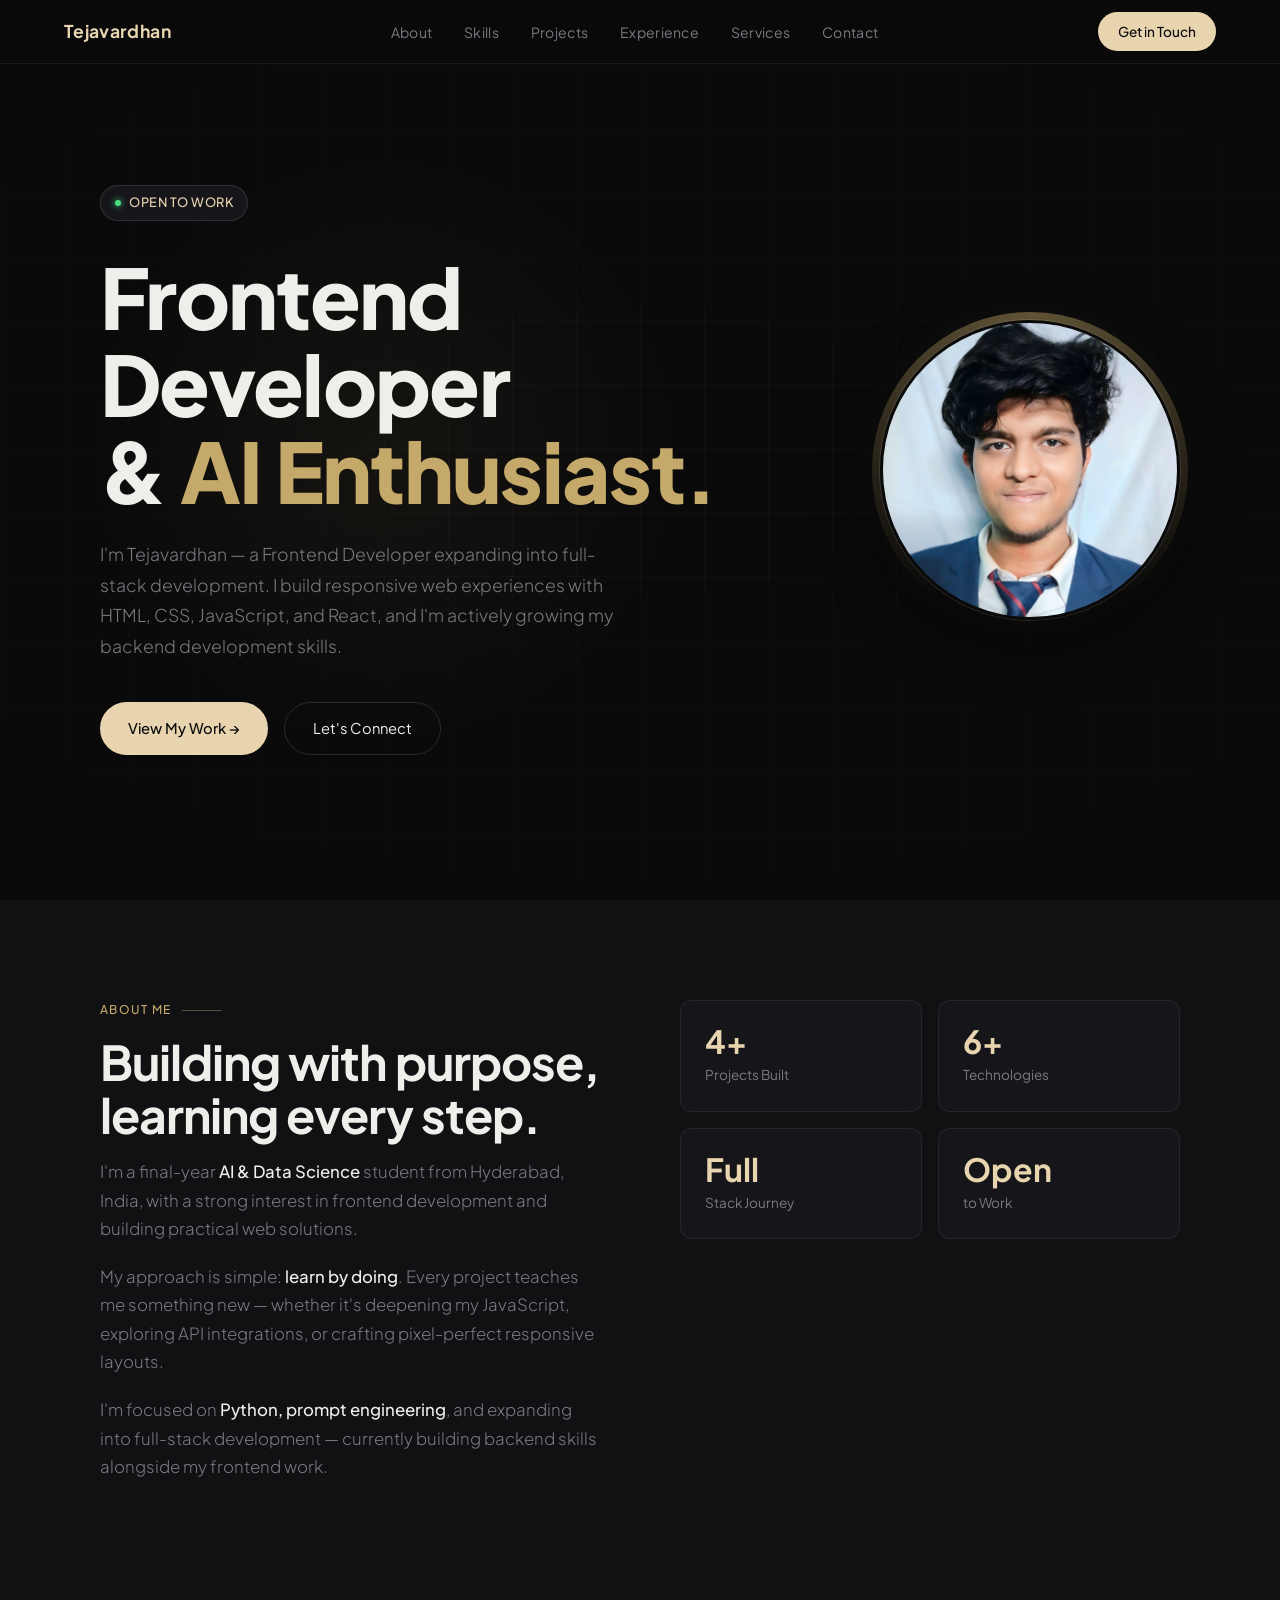
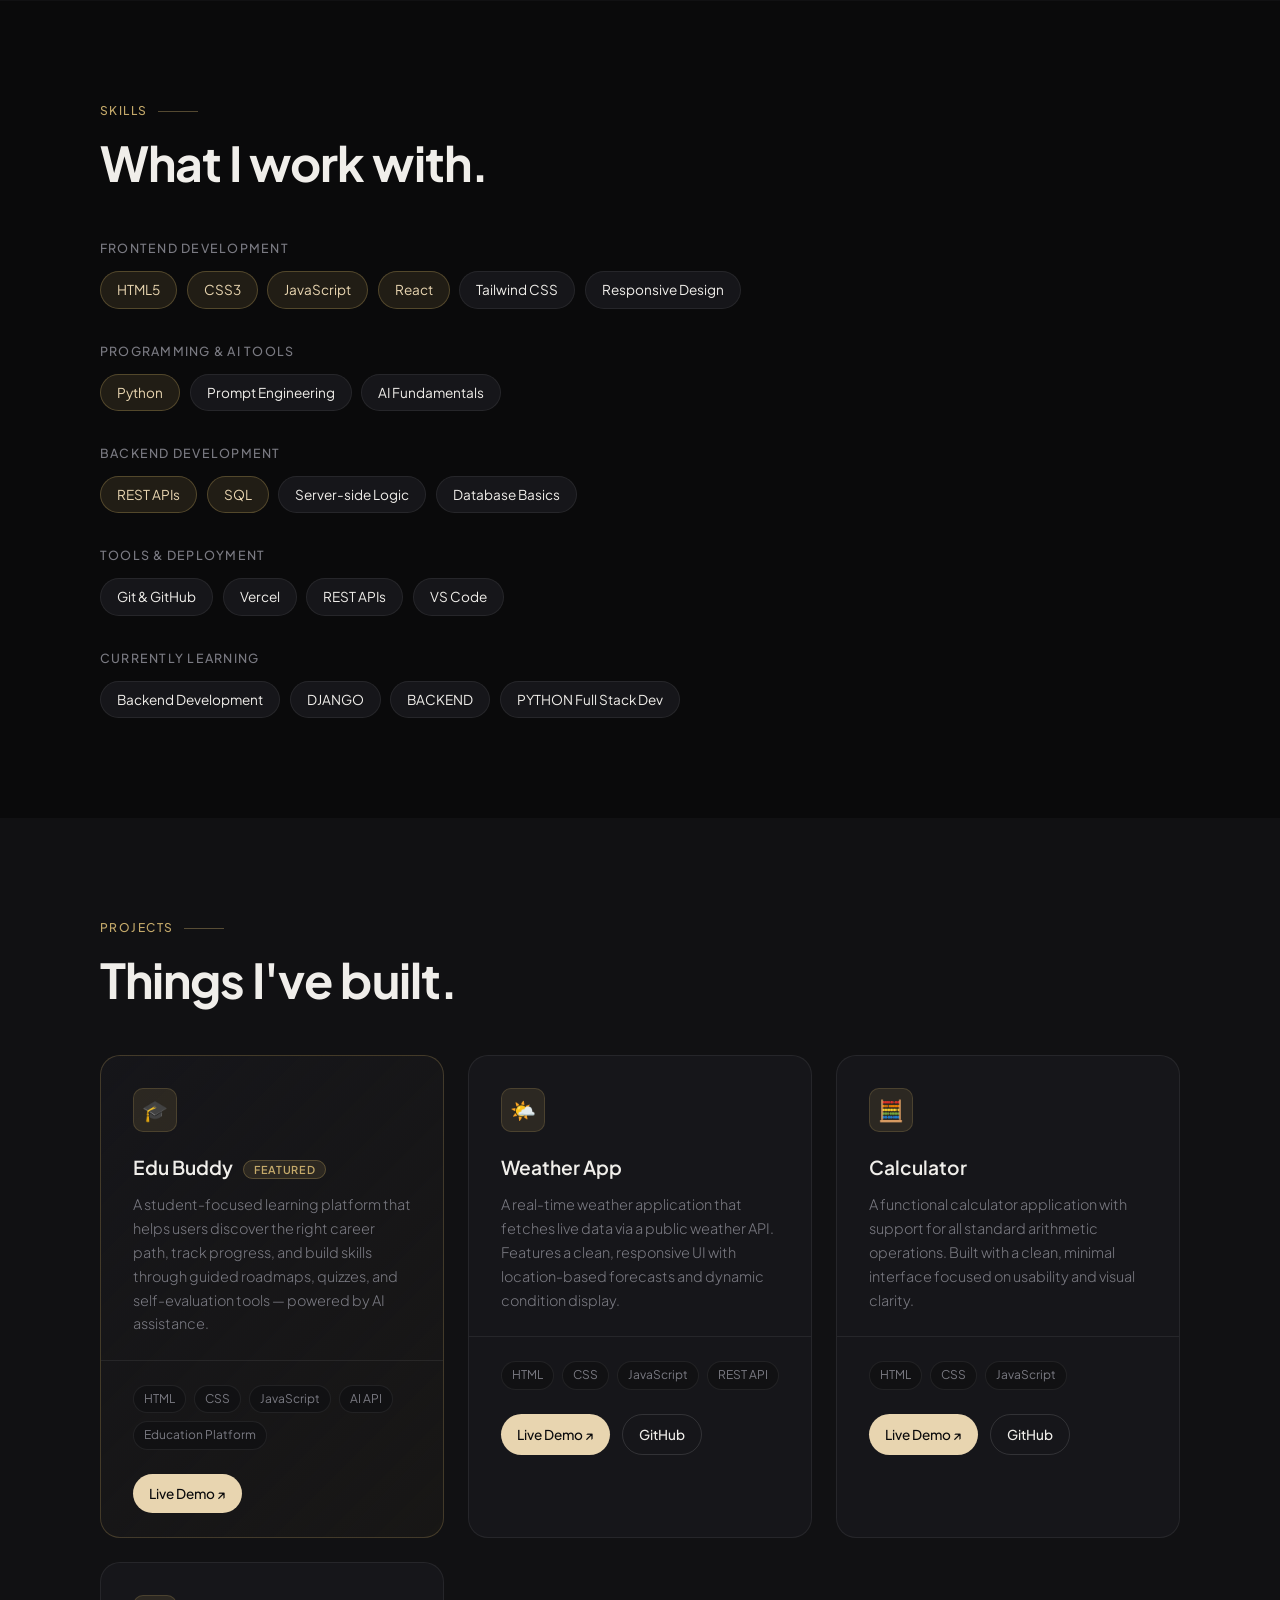
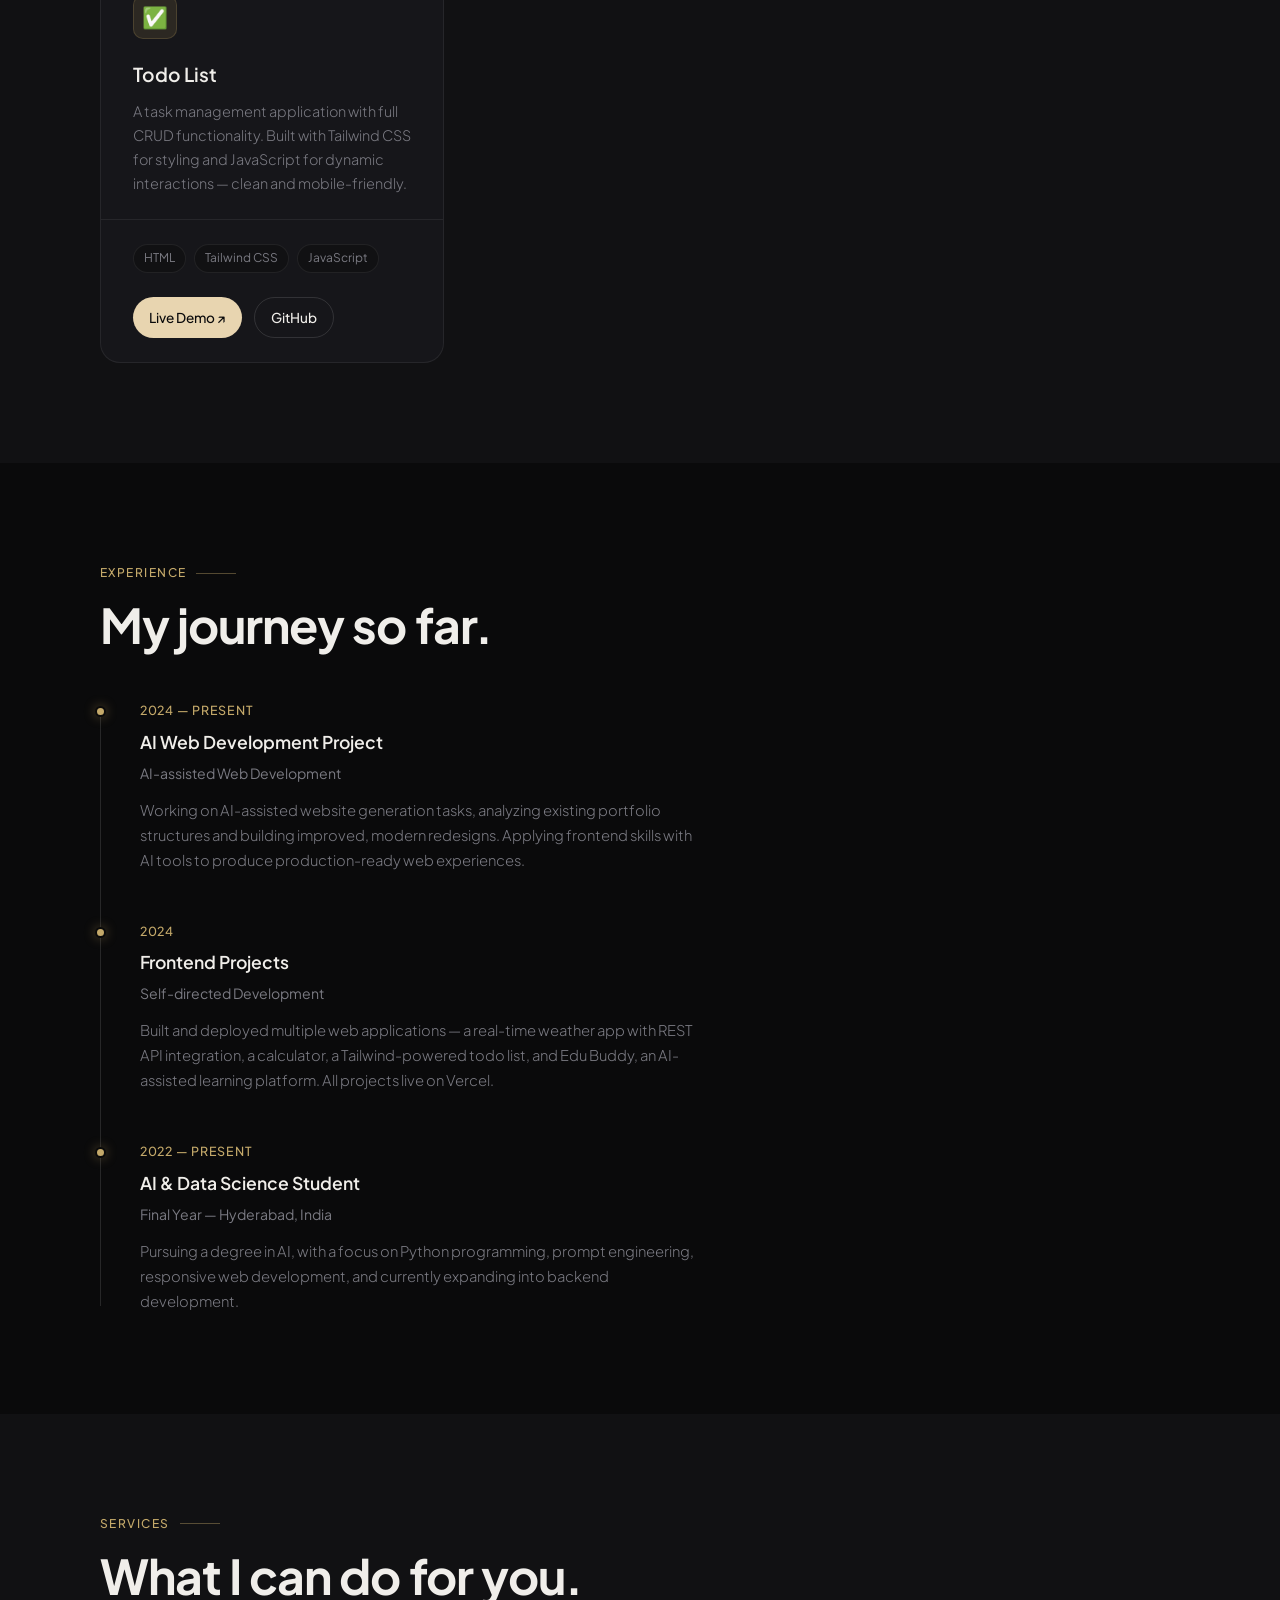
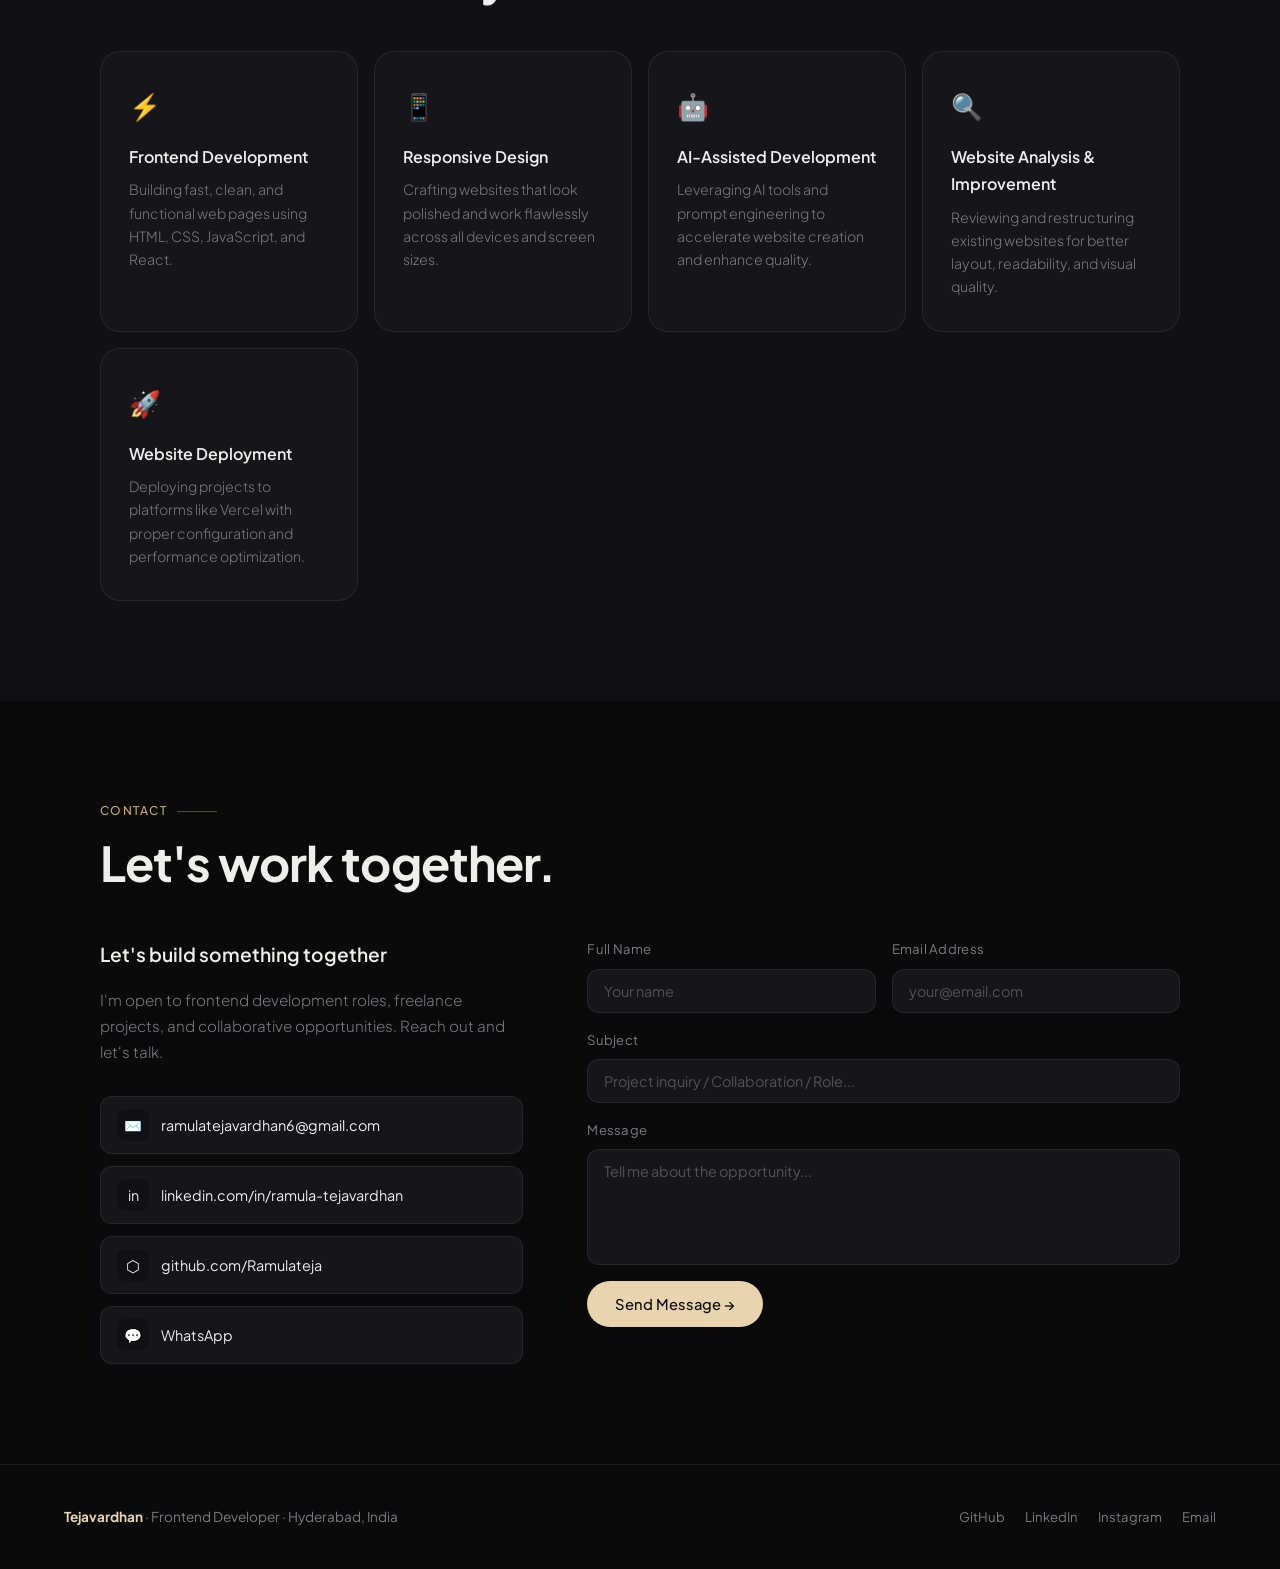
<file: index.html>
<!DOCTYPE html>
<html lang="en">
<head>
<meta charset="UTF-8">
<meta name="viewport" content="width=device-width, initial-scale=1.0">
<title>Tejavardhan — Frontend & Full Stack Developer</title>
<link rel="preconnect" href="https://fonts.googleapis.com">
<link rel="preconnect" href="https://fonts.gstatic.com" crossorigin>
<link href="https://fonts.googleapis.com/css2?family=Plus+Jakarta+Sans:wght@300;400;500;600;700;800&display=swap" rel="stylesheet">
<link rel="stylesheet" href="style.css">
</head>
<body>
<!-- NAV -->
<nav>
  <a href="#hero" class="nav-logo">Tejavardhan</a>
  <ul class="nav-links">
    <li><a href="#about">About</a></li>
    <li><a href="#skills">Skills</a></li>
    <li><a href="#projects">Projects</a></li>
    <li><a href="#experience">Experience</a></li>
    <li><a href="#services">Services</a></li>
    <li><a href="#contact">Contact</a></li>
  </ul>
  <a href="mailto:ramulatejavardhan6@gmail.com" class="nav-cta">Get in Touch</a>
  <button class="hamburger" id="menuBtn" aria-label="Menu">
    <span></span><span></span><span></span>
  </button>
</nav>

<div class="mobile-nav" id="mobileNav">
  <a href="#about" onclick="closeMobile()">About</a>
  <a href="#skills" onclick="closeMobile()">Skills</a>
  <a href="#projects" onclick="closeMobile()">Projects</a>
  <a href="#experience" onclick="closeMobile()">Experience</a>
  <a href="#services" onclick="closeMobile()">Services</a>
  <a href="#contact" onclick="closeMobile()">Contact</a>
</div>

<!-- HERO -->
<section id="hero">
  <div class="hero-grid-bg"></div>
  <div class="hero-glow"></div>
  <div class="hero-content">
    <div class="hero-left">
      <div class="hero-tag">Open to Work</div>
      <h1 class="hero-headline">
        Frontend Developer<br>
        &amp; <span class="line-accent">AI Enthusiast.</span>
      </h1>
      <p class="hero-sub">
        I'm Tejavardhan — a Frontend Developer expanding into full-stack development. I build responsive web experiences with HTML, CSS, JavaScript, and React, and I'm actively growing my backend development skills.
      </p>
      <div class="hero-actions">
        <a href="#projects" class="btn-primary">View My Work →</a>
        <a href="#contact" class="btn-ghost">Let's Connect</a>
      </div>
    </div>
    <div class="hero-right">
      <div class="profile-card">
        <div class="profile-ring"></div>
        <!-- REPLACE src with your image path e.g. src="profile.jpg" -->
        <img
          src="img.jpg"
          alt="Tejavardhan"
          class="profile-img"
          onerror="this.style.display='none'; this.parentElement.querySelector('.profile-placeholder').style.display='flex';"
        />
        <div class="profile-placeholder">
          <span>T</span>
        </div>
      </div>
    </div>
  </div>
</section>

<!-- ABOUT -->
<section id="about">
  <div class="section-inner">
    <div class="about-grid fade-up">
      <div class="about-text">
        <div class="section-label">About Me</div>
        <h2 class="section-title">Building with purpose,<br>learning every step.</h2>
        <p>I'm a final-year <strong>AI &amp; Data Science</strong> student from Hyderabad, India, with a strong interest in frontend development and building practical web solutions.</p>
        <p>My approach is simple: <strong>learn by doing</strong>. Every project teaches me something new — whether it's deepening my JavaScript, exploring API integrations, or crafting pixel-perfect responsive layouts.</p>
        <p>I'm focused on <strong>Python, prompt engineering</strong>, and expanding into full-stack development — currently building backend skills alongside my frontend work.</p>
      </div>
      <div class="about-stats">
        <div class="stat-card">
          <div class="stat-num">4+</div>
          <div class="stat-label">Projects Built</div>
        </div>
        <div class="stat-card">
          <div class="stat-num">6+</div>
          <div class="stat-label">Technologies</div>
        </div>
        <div class="stat-card">
          <div class="stat-num">Full</div>
          <div class="stat-label">Stack Journey</div>
        </div>
        <div class="stat-card">
          <div class="stat-num">Open</div>
          <div class="stat-label">to Work</div>
        </div>
      </div>
    </div>
  </div>
</section>

<!-- SKILLS -->
<section id="skills">
  <div class="section-inner">
    <div class="fade-up">
      <div class="section-label">Skills</div>
      <h2 class="section-title">What I work with.</h2>
    </div>
    <div class="skills-cats fade-up">
      <div>
        <div class="skill-cat-label">Frontend Development</div>
        <div class="skill-chips">
          <span class="chip featured">HTML5</span>
          <span class="chip featured">CSS3</span>
          <span class="chip featured">JavaScript</span>
          <span class="chip featured">React</span>
          <span class="chip">Tailwind CSS</span>
          <span class="chip">Responsive Design</span>
        </div>
      </div>
      <div>
        <div class="skill-cat-label">Programming & AI Tools</div>
        <div class="skill-chips">
          <span class="chip featured">Python</span>
          <span class="chip">Prompt Engineering</span>
          <span class="chip">AI Fundamentals</span>
        </div>
      </div>
      <div>
        <div class="skill-cat-label">Backend Development</div>
        <div class="skill-chips">
          <span class="chip featured">REST APIs</span>
          <span class="chip featured">SQL</span>
          <span class="chip">Server-side Logic</span>
          <span class="chip">Database Basics</span>
        </div>
      </div>
      <div>
        <div class="skill-cat-label">Tools & Deployment</div>
        <div class="skill-chips">
          <span class="chip">Git &amp; GitHub</span>
          <span class="chip">Vercel</span>
          <span class="chip">REST APIs</span>
          <span class="chip">VS Code</span>
        </div>
      </div>
      <div>
        <div class="skill-cat-label">Currently Learning</div>
        <div class="skill-chips">
          <span class="chip">Backend Development</span>
          <span class="chip">DJANGO</span>
          <span class="chip">BACKEND</span>
          <span class="chip">PYTHON Full Stack Dev</span>
        </div>
      </div>
    </div>
  </div>
</section>

<!-- PROJECTS -->
<section id="projects">
  <div class="section-inner">
    <div class="fade-up">
      <div class="section-label">Projects</div>
      <h2 class="section-title">Things I've built.</h2>
    </div>
    <div class="projects-grid fade-up">

      <div class="project-card project-featured">
        <div class="project-header">
          <div class="project-icon">🎓</div>
          <div class="project-name">Edu Buddy</div>
          <div class="project-desc">A student-focused learning platform that helps users discover the right career path, track progress, and build skills through guided roadmaps, quizzes, and self-evaluation tools — powered by AI assistance.</div>
        </div>
        <div class="project-body">
          <div class="project-tags">
            <span class="project-tag">HTML</span>
            <span class="project-tag">CSS</span>
            <span class="project-tag">JavaScript</span>
            <span class="project-tag">AI API</span>
            <span class="project-tag">Education Platform</span>
          </div>
          <div class="project-links">
            <a href="https://edubuddy83.vercel.app/" target="_blank" class="project-link demo">Live Demo ↗</a>
          </div>
        </div>
      </div>

      <div class="project-card">
        <div class="project-header">
          <div class="project-icon">🌤️</div>
          <div class="project-name">Weather App</div>
          <div class="project-desc">A real-time weather application that fetches live data via a public weather API. Features a clean, responsive UI with location-based forecasts and dynamic condition display.</div>
        </div>
        <div class="project-body">
          <div class="project-tags">
            <span class="project-tag">HTML</span>
            <span class="project-tag">CSS</span>
            <span class="project-tag">JavaScript</span>
            <span class="project-tag">REST API</span>
          </div>
          <div class="project-links">
            <a href="https://weather83.vercel.app/" target="_blank" class="project-link demo">Live Demo ↗</a>
            <a href="https://github.com/Ramulateja/weather.git" target="_blank" class="project-link gh">GitHub</a>
          </div>
        </div>
      </div>

      <div class="project-card">
        <div class="project-header">
          <div class="project-icon">🧮</div>
          <div class="project-name">Calculator</div>
          <div class="project-desc">A functional calculator application with support for all standard arithmetic operations. Built with a clean, minimal interface focused on usability and visual clarity.</div>
        </div>
        <div class="project-body">
          <div class="project-tags">
            <span class="project-tag">HTML</span>
            <span class="project-tag">CSS</span>
            <span class="project-tag">JavaScript</span>
          </div>
          <div class="project-links">
            <a href="https://calculator83.vercel.app/" target="_blank" class="project-link demo">Live Demo ↗</a>
            <a href="https://github.com/Ramulateja/calculator.git" target="_blank" class="project-link gh">GitHub</a>
          </div>
        </div>
      </div>

      <div class="project-card">
        <div class="project-header">
          <div class="project-icon">✅</div>
          <div class="project-name">Todo List</div>
          <div class="project-desc">A task management application with full CRUD functionality. Built with Tailwind CSS for styling and JavaScript for dynamic interactions — clean and mobile-friendly.</div>
        </div>
        <div class="project-body">
          <div class="project-tags">
            <span class="project-tag">HTML</span>
            <span class="project-tag">Tailwind CSS</span>
            <span class="project-tag">JavaScript</span>
          </div>
          <div class="project-links">
            <a href="https://todolist83.vercel.app/" target="_blank" class="project-link demo">Live Demo ↗</a>
            <a href="https://github.com/Ramulateja/Todo-list" target="_blank" class="project-link gh">GitHub</a>
          </div>
        </div>
      </div>

    </div>
  </div>
</section>

<!-- EXPERIENCE -->
<section id="experience">
  <div class="section-inner">
    <div class="fade-up">
      <div class="section-label">Experience</div>
      <h2 class="section-title">My journey so far.</h2>
    </div>
    <div class="timeline fade-up">
      <div class="timeline-item">
        <div class="timeline-dot"></div>
        <div class="timeline-period">2024 — Present</div>
        <div class="timeline-role">AI Web Development Project</div>
        <div class="timeline-org">AI-assisted Web Development</div>
        <div class="timeline-desc">Working on AI-assisted website generation tasks, analyzing existing portfolio structures and building improved, modern redesigns. Applying frontend skills with AI tools to produce production-ready web experiences.</div>
      </div>
      <div class="timeline-item">
        <div class="timeline-dot"></div>
        <div class="timeline-period">2024</div>
        <div class="timeline-role">Frontend Projects</div>
        <div class="timeline-org">Self-directed Development</div>
        <div class="timeline-desc">Built and deployed multiple web applications — a real-time weather app with REST API integration, a calculator, a Tailwind-powered todo list, and Edu Buddy, an AI-assisted learning platform. All projects live on Vercel.</div>
      </div>
      <div class="timeline-item">
        <div class="timeline-dot"></div>
        <div class="timeline-period">2022 — Present</div>
        <div class="timeline-role">AI &amp; Data Science Student</div>
        <div class="timeline-org">Final Year — Hyderabad, India</div>
        <div class="timeline-desc">Pursuing a degree in AI, with a focus on Python programming, prompt engineering, responsive web development, and currently expanding into backend development.</div>
      </div>
    </div>
  </div>
</section>

<!-- SERVICES -->
<section id="services">
  <div class="section-inner">
    <div class="fade-up">
      <div class="section-label">Services</div>
      <h2 class="section-title">What I can do for you.</h2>
    </div>
    <div class="services-grid fade-up">
      <div class="service-card">
        <div class="service-icon">⚡</div>
        <div class="service-name">Frontend Development</div>
        <div class="service-desc">Building fast, clean, and functional web pages using HTML, CSS, JavaScript, and React.</div>
      </div>
      <div class="service-card">
        <div class="service-icon">📱</div>
        <div class="service-name">Responsive Design</div>
        <div class="service-desc">Crafting websites that look polished and work flawlessly across all devices and screen sizes.</div>
      </div>
      <div class="service-card">
        <div class="service-icon">🤖</div>
        <div class="service-name">AI-Assisted Development</div>
        <div class="service-desc">Leveraging AI tools and prompt engineering to accelerate website creation and enhance quality.</div>
      </div>
      <div class="service-card">
        <div class="service-icon">🔍</div>
        <div class="service-name">Website Analysis &amp; Improvement</div>
        <div class="service-desc">Reviewing and restructuring existing websites for better layout, readability, and visual quality.</div>
      </div>
      <div class="service-card">
        <div class="service-icon">🚀</div>
        <div class="service-name">Website Deployment</div>
        <div class="service-desc">Deploying projects to platforms like Vercel with proper configuration and performance optimization.</div>
      </div>
    </div>
  </div>
</section>

<!-- CONTACT -->
<section id="contact">
  <div class="section-inner">
    <div class="fade-up">
      <div class="section-label">Contact</div>
      <h2 class="section-title">Let's work together.</h2>
    </div>
    <div class="contact-grid fade-up">
      <div class="contact-info">
        <h3>Let's build something together</h3>
        <p>I'm open to frontend development roles, freelance projects, and collaborative opportunities. Reach out and let's talk.</p>
        <div class="contact-links">
          <a href="mailto:ramulatejavardhan6@gmail.com" class="contact-link">
            <div class="contact-link-icon">✉️</div>
            ramulatejavardhan6@gmail.com
          </a>
          <a href="https://www.linkedin.com/in/ramula-tejavardhan" target="_blank" class="contact-link">
            <div class="contact-link-icon">in</div>
            linkedin.com/in/ramula-tejavardhan
          </a>
          <a href="https://github.com/Ramulateja" target="_blank" class="contact-link">
            <div class="contact-link-icon" style="font-size:1rem;">⬡</div>
            github.com/Ramulateja
          </a>
          <a href="https://wa.me/6303248229" target="_blank" class="contact-link">
            <div class="contact-link-icon">💬</div>
            WhatsApp
          </a>
        </div>
      </div>
      <form class="contact-form" onsubmit="handleSubmit(event)">
        <div class="form-row">
          <div class="form-group">
            <label>Full Name</label>
            <input type="text" placeholder="Your name" required>
          </div>
          <div class="form-group">
            <label>Email Address</label>
            <input type="email" placeholder="your@email.com" required>
          </div>
        </div>
        <div class="form-group">
          <label>Subject</label>
          <input type="text" placeholder="Project inquiry / Collaboration / Role...">
        </div>
        <div class="form-group">
          <label>Message</label>
          <textarea rows="5" placeholder="Tell me about the opportunity..." required></textarea>
        </div>
        <button type="submit" class="form-submit" id="submitBtn">Send Message →</button>
      </form>
    </div>
  </div>
</section>

<!-- FOOTER -->
<footer>
  <div class="footer-left">
    <strong>Tejavardhan</strong> · Frontend Developer · Hyderabad, India
  </div>
  <div class="footer-links">
    <a href="https://github.com/Ramulateja" target="_blank">GitHub</a>
    <a href="https://www.linkedin.com/in/ramula-tejavardhan" target="_blank">LinkedIn</a>
    <a href="https://www.instagram.com/mr_tej.18" target="_blank">Instagram</a>
    <a href="mailto:ramulatejavardhan6@gmail.com">Email</a>
  </div>
</footer>


<script src="script.js"></script>
</body>
</html>
</file>
<file: style.css>
*, *::before, *::after { box-sizing: border-box; margin: 0; padding: 0; }

  :root {
    --bg: #0a0a0b;
    --bg2: #111113;
    --bg3: #16161a;
    --border: rgba(255,255,255,0.07);
    --border2: rgba(255,255,255,0.12);
    --text: #f0eeea;
    --muted: #7a7a82;
    --accent: #e8d5b0;
    --accent2: #c4a96a;
    --accent-glow: rgba(200,168,96,0.12);
    --font-display: 'Plus Jakarta Sans', sans-serif;
    --font-body: 'Plus Jakarta Sans', sans-serif;
    --radius: 12px;
    --radius-lg: 20px;
    --max: 1080px;
  }

  html { scroll-behavior: smooth; }

  body {
    background: var(--bg);
    color: var(--text);
    font-family: var(--font-body);
    font-size: 16px;
    line-height: 1.7;
    -webkit-font-smoothing: antialiased;
  }

  /* NAV */
  nav {
    position: fixed; top: 0; left: 0; right: 0; z-index: 100;
    display: flex; align-items: center; justify-content: space-between;
    padding: 0 5vw;
    height: 64px;
    background: rgba(10,10,11,0.85);
    backdrop-filter: blur(16px);
    border-bottom: 1px solid var(--border);
  }
  .nav-logo {
    font-family: var(--font-display);
    font-weight: 700;
    font-size: 1.1rem;
    color: var(--accent);
    text-decoration: none;
    letter-spacing: 0.02em;
  }
  .nav-links { display: flex; gap: 2rem; list-style: none; }
  .nav-links a {
    text-decoration: none;
    color: var(--muted);
    font-size: 0.88rem;
    font-weight: 400;
    letter-spacing: 0.02em;
    transition: color 0.2s;
  }
  .nav-links a:hover { color: var(--text); }
  .nav-cta {
    background: var(--accent);
    color: #0a0a0b;
    border: none;
    padding: 8px 20px;
    border-radius: 100px;
    font-family: var(--font-body);
    font-size: 0.85rem;
    font-weight: 500;
    cursor: pointer;
    text-decoration: none;
    transition: opacity 0.2s, transform 0.2s;
  }
  .nav-cta:hover { opacity: 0.85; transform: translateY(-1px); }

  .hamburger { display: none; flex-direction: column; gap: 5px; cursor: pointer; background: none; border: none; padding: 4px; }
  .hamburger span { display: block; width: 22px; height: 1.5px; background: var(--text); transition: 0.3s; }

  /* HERO */
  #hero {
    min-height: 100vh;
    display: flex; align-items: center;
    padding: 120px 5vw 80px;
    position: relative;
    overflow: hidden;
  }
  .hero-grid-bg {
    position: absolute; inset: 0;
    background-image:
      linear-gradient(rgba(255,255,255,0.025) 1px, transparent 1px),
      linear-gradient(90deg, rgba(255,255,255,0.025) 1px, transparent 1px);
    background-size: 64px 64px;
    mask-image: radial-gradient(ellipse 80% 60% at 50% 50%, black 20%, transparent 100%);
  }
  .hero-glow {
    position: absolute;
    width: 600px; height: 600px;
    border-radius: 50%;
    background: radial-gradient(circle, rgba(200,168,96,0.06) 0%, transparent 70%);
    top: 50%; left: 30%; transform: translate(-50%, -50%);
    pointer-events: none;
  }
  .hero-content {
    position: relative;
    max-width: var(--max);
    margin: 0 auto;
    width: 100%;
    display: flex;
    align-items: center;
    justify-content: space-between;
    gap: 4rem;
  }
  .hero-left { flex: 1; min-width: 0; }
  .hero-right {
    flex-shrink: 0;
    display: flex;
    align-items: center;
    justify-content: center;
  }

  /* Profile card */
  .profile-card {
    position: relative;
    width: 300px;
    height: 300px;
  }
  .profile-ring {
    position: absolute;
    inset: -8px;
    border-radius: 50%;
    background: conic-gradient(
      from 0deg,
      var(--accent2) 0%,
      transparent 40%,
      transparent 60%,
      var(--accent2) 100%
    );
    opacity: 0.5;
    animation: spin 8s linear infinite;
  }
  @keyframes spin { to { transform: rotate(360deg); } }
  .profile-img {
    position: relative;
    width: 100%;
    height: 100%;
    border-radius: 50%;
    object-fit: cover;
    object-position: top center;
    border: 3px solid var(--bg);
    box-shadow:
      0 0 0 1px var(--border2),
      0 20px 60px rgba(0,0,0,0.5),
      0 0 40px rgba(200,168,96,0.08);
    display: block;
    z-index: 1;
  }
  .profile-placeholder {
    position: absolute;
    inset: 0;
    border-radius: 50%;
    background: var(--bg3);
    border: 3px solid var(--border2);
    display: none;
    align-items: center;
    justify-content: center;
    font-family: var(--font-display);
    font-size: 5rem;
    font-weight: 700;
    color: var(--accent2);
    z-index: 1;
  }
  .hero-tag {
    display: inline-flex; align-items: center; gap: 8px;
    border: 1px solid var(--border2);
    background: var(--bg3);
    padding: 6px 14px;
    border-radius: 100px;
    font-size: 0.8rem;
    color: var(--accent);
    margin-bottom: 2rem;
    letter-spacing: 0.04em;
    font-weight: 500;
    text-transform: uppercase;
  }
  .hero-tag::before {
    content: '';
    width: 6px; height: 6px;
    border-radius: 50%;
    background: #4ade80;
    box-shadow: 0 0 6px #4ade80;
    animation: pulse 2s infinite;
  }
  @keyframes pulse {
    0%, 100% { opacity: 1; }
    50% { opacity: 0.4; }
  }
  .hero-headline {
    font-family: var(--font-display);
    font-size: clamp(2.8rem, 7vw, 5.2rem);
    font-weight: 800;
    line-height: 1.05;
    letter-spacing: -0.02em;
    margin-bottom: 1.5rem;
    color: var(--text);
  }
  .hero-headline .line-accent { color: var(--accent2); }
  .hero-sub {
    font-size: 1.1rem;
    color: var(--muted);
    max-width: 520px;
    margin-bottom: 2.5rem;
    font-weight: 300;
    line-height: 1.75;
  }
  .hero-actions { display: flex; gap: 1rem; flex-wrap: wrap; }
  .btn-primary {
    background: var(--accent);
    color: #0a0a0b;
    padding: 13px 28px;
    border-radius: 100px;
    font-size: 0.92rem;
    font-weight: 500;
    text-decoration: none;
    transition: opacity 0.2s, transform 0.2s;
    display: inline-flex; align-items: center; gap: 8px;
  }
  .btn-primary:hover { opacity: 0.85; transform: translateY(-2px); }
  .btn-ghost {
    border: 1px solid var(--border2);
    color: var(--text);
    padding: 13px 28px;
    border-radius: 100px;
    font-size: 0.92rem;
    font-weight: 400;
    text-decoration: none;
    transition: border-color 0.2s, background 0.2s;
    display: inline-flex; align-items: center; gap: 8px;
  }
  .btn-ghost:hover { border-color: var(--accent); background: var(--accent-glow); }

  /* SECTIONS */
  section { padding: 100px 5vw; }
  .section-inner { max-width: var(--max); margin: 0 auto; }

  .section-label {
    font-size: 0.75rem;
    letter-spacing: 0.12em;
    text-transform: uppercase;
    color: var(--accent2);
    font-weight: 500;
    margin-bottom: 1rem;
    display: flex; align-items: center; gap: 10px;
  }
  .section-label::after {
    content: '';
    height: 1px;
    width: 40px;
    background: var(--accent2);
    opacity: 0.4;
  }
  .section-title {
    font-family: var(--font-display);
    font-size: clamp(1.8rem, 4vw, 3rem);
    font-weight: 700;
    letter-spacing: -0.02em;
    line-height: 1.1;
    color: var(--text);
    margin-bottom: 1rem;
  }

  /* ABOUT */
  #about { background: var(--bg2); }
  .about-grid {
    display: grid;
    grid-template-columns: 1fr 1fr;
    gap: 5rem;
    align-items: start;
  }
  .about-text p {
    color: var(--muted);
    margin-bottom: 1.2rem;
    font-size: 1.05rem;
    font-weight: 300;
  }
  .about-text p strong { color: var(--text); font-weight: 500; }
  .about-stats {
    display: grid;
    grid-template-columns: 1fr 1fr;
    gap: 1rem;
  }
  .stat-card {
    background: var(--bg3);
    border: 1px solid var(--border);
    border-radius: var(--radius);
    padding: 1.5rem;
    transition: border-color 0.2s;
  }
  .stat-card:hover { border-color: var(--border2); }
  .stat-num {
    font-family: var(--font-display);
    font-size: 2rem;
    font-weight: 700;
    color: var(--accent);
    line-height: 1;
    margin-bottom: 0.4rem;
  }
  .stat-label { font-size: 0.85rem; color: var(--muted); }

  /* SKILLS */
  .skills-cats { display: flex; flex-direction: column; gap: 2rem; margin-top: 3rem; }
  .skill-cat-label {
    font-size: 0.78rem;
    text-transform: uppercase;
    letter-spacing: 0.1em;
    color: var(--muted);
    margin-bottom: 0.75rem;
    font-weight: 500;
  }
  .skill-chips {
    display: flex; flex-wrap: wrap; gap: 0.6rem;
  }
  .chip {
    background: var(--bg3);
    border: 1px solid var(--border);
    border-radius: 100px;
    padding: 6px 16px;
    font-size: 0.85rem;
    color: var(--text);
    transition: border-color 0.2s, background 0.2s;
  }
  .chip:hover {
    border-color: var(--accent2);
    background: var(--accent-glow);
    color: var(--accent);
  }
  .chip.featured {
    border-color: rgba(200,168,96,0.3);
    color: var(--accent);
    background: var(--accent-glow);
  }

  /* PROJECTS */
  #projects { background: var(--bg2); }
  .projects-grid {
    display: grid;
    grid-template-columns: repeat(auto-fit, minmax(300px, 1fr));
    gap: 1.5rem;
    margin-top: 3rem;
  }
  .project-card {
    background: var(--bg3);
    border: 1px solid var(--border);
    border-radius: var(--radius-lg);
    overflow: hidden;
    transition: border-color 0.25s, transform 0.25s;
    display: flex; flex-direction: column;
  }
  .project-card.project-featured {
    border-color: rgba(200,168,96,0.25);
    background: linear-gradient(135deg, var(--bg3) 0%, rgba(200,168,96,0.04) 100%);
  }
  .project-card.project-featured .project-name::after {
    content: 'Featured';
    font-size: 0.68rem;
    font-weight: 600;
    letter-spacing: 0.06em;
    text-transform: uppercase;
    background: var(--accent-glow);
    border: 1px solid rgba(200,168,96,0.3);
    color: var(--accent2);
    padding: 2px 10px;
    border-radius: 100px;
    margin-left: 10px;
    vertical-align: middle;
  }
  .project-card:hover { border-color: rgba(200,168,96,0.3); transform: translateY(-4px); }
  .project-header {
    padding: 2rem 2rem 1.5rem;
    border-bottom: 1px solid var(--border);
  }
  .project-icon {
    width: 44px; height: 44px;
    border-radius: 10px;
    background: var(--accent-glow);
    border: 1px solid rgba(200,168,96,0.2);
    display: flex; align-items: center; justify-content: center;
    font-size: 1.3rem;
    margin-bottom: 1.2rem;
  }
  .project-name {
    font-family: var(--font-display);
    font-size: 1.2rem;
    font-weight: 600;
    color: var(--text);
    margin-bottom: 0.6rem;
  }
  .project-desc {
    font-size: 0.9rem;
    color: var(--muted);
    line-height: 1.65;
    font-weight: 300;
  }
  .project-body { padding: 1.5rem 2rem; flex: 1; }
  .project-tags { display: flex; flex-wrap: wrap; gap: 0.5rem; margin-bottom: 1.5rem; }
  .project-tag {
    font-size: 0.75rem;
    background: var(--bg2);
    border: 1px solid var(--border);
    padding: 3px 10px;
    border-radius: 100px;
    color: var(--muted);
  }
  .project-links { display: flex; gap: 0.75rem; }
  .project-link {
    text-decoration: none;
    font-size: 0.85rem;
    font-weight: 500;
    padding: 8px 16px;
    border-radius: 100px;
    transition: 0.2s;
    display: inline-flex; align-items: center; gap: 6px;
  }
  .project-link.demo {
    background: var(--accent);
    color: #0a0a0b;
  }
  .project-link.demo:hover { opacity: 0.85; }
  .project-link.gh {
    border: 1px solid var(--border2);
    color: var(--text);
  }
  .project-link.gh:hover { border-color: var(--accent); color: var(--accent); }

  /* EXPERIENCE */
  .timeline { margin-top: 3rem; display: flex; flex-direction: column; gap: 0; position: relative; }
  .timeline::before {
    content: '';
    position: absolute;
    left: 0; top: 8px; bottom: 8px;
    width: 1px;
    background: var(--border2);
  }
  .timeline-item {
    padding-left: 2.5rem;
    padding-bottom: 3rem;
    position: relative;
  }
  .timeline-item:last-child { padding-bottom: 0; }
  .timeline-dot {
    position: absolute;
    left: -5px; top: 6px;
    width: 11px; height: 11px;
    border-radius: 50%;
    background: var(--accent2);
    border: 2px solid var(--bg);
    box-shadow: 0 0 12px rgba(200,168,96,0.4);
  }
  .timeline-period {
    font-size: 0.78rem;
    color: var(--accent2);
    font-weight: 500;
    letter-spacing: 0.06em;
    text-transform: uppercase;
    margin-bottom: 0.4rem;
  }
  .timeline-role {
    font-family: var(--font-display);
    font-size: 1.1rem;
    font-weight: 600;
    color: var(--text);
    margin-bottom: 0.25rem;
  }
  .timeline-org {
    font-size: 0.88rem;
    color: var(--muted);
    margin-bottom: 0.75rem;
  }
  .timeline-desc {
    font-size: 0.92rem;
    color: var(--muted);
    font-weight: 300;
    max-width: 560px;
    line-height: 1.7;
  }

  /* SERVICES */
  #services { background: var(--bg2); }
  .services-grid {
    display: grid;
    grid-template-columns: repeat(auto-fit, minmax(220px, 1fr));
    gap: 1rem;
    margin-top: 3rem;
  }
  .service-card {
    background: var(--bg3);
    border: 1px solid var(--border);
    border-radius: var(--radius-lg);
    padding: 2rem 1.75rem;
    transition: border-color 0.2s, transform 0.2s;
  }
  .service-card:hover { border-color: rgba(200,168,96,0.3); transform: translateY(-3px); }
  .service-icon {
    font-size: 1.6rem;
    margin-bottom: 1rem;
  }
  .service-name {
    font-family: var(--font-display);
    font-size: 1rem;
    font-weight: 600;
    color: var(--text);
    margin-bottom: 0.5rem;
  }
  .service-desc { font-size: 0.88rem; color: var(--muted); line-height: 1.65; font-weight: 300; }

  /* CONTACT */
  .contact-grid {
    display: grid;
    grid-template-columns: 1fr 1.4fr;
    gap: 4rem;
    align-items: start;
    margin-top: 3rem;
  }
  .contact-info h3 {
    font-family: var(--font-display);
    font-size: 1.2rem;
    font-weight: 600;
    color: var(--text);
    margin-bottom: 1rem;
  }
  .contact-info p { font-size: 0.95rem; color: var(--muted); margin-bottom: 2rem; font-weight: 300; }
  .contact-links { display: flex; flex-direction: column; gap: 0.75rem; }
  .contact-link {
    display: flex; align-items: center; gap: 12px;
    text-decoration: none;
    color: var(--text);
    font-size: 0.9rem;
    padding: 12px 16px;
    border: 1px solid var(--border);
    border-radius: var(--radius);
    background: var(--bg3);
    transition: border-color 0.2s, background 0.2s;
  }
  .contact-link:hover { border-color: var(--accent2); background: var(--accent-glow); color: var(--accent); }
  .contact-link-icon {
    width: 32px; height: 32px;
    border-radius: 8px;
    background: var(--bg2);
    display: flex; align-items: center; justify-content: center;
    font-size: 0.9rem;
    flex-shrink: 0;
  }
  .contact-form { display: flex; flex-direction: column; gap: 1rem; }
  .form-row { display: grid; grid-template-columns: 1fr 1fr; gap: 1rem; }
  .form-group { display: flex; flex-direction: column; gap: 0.5rem; }
  .form-group label { font-size: 0.82rem; color: var(--muted); font-weight: 400; letter-spacing: 0.02em; }
  .form-group input,
  .form-group textarea {
    background: var(--bg3);
    border: 1px solid var(--border);
    border-radius: var(--radius);
    padding: 12px 16px;
    color: var(--text);
    font-family: var(--font-body);
    font-size: 0.9rem;
    outline: none;
    transition: border-color 0.2s;
    resize: none;
  }
  .form-group input:focus,
  .form-group textarea:focus { border-color: var(--accent2); }
  .form-group input::placeholder,
  .form-group textarea::placeholder { color: var(--muted); opacity: 0.6; }
  .form-submit {
    background: var(--accent);
    color: #0a0a0b;
    border: none;
    padding: 14px 28px;
    border-radius: 100px;
    font-family: var(--font-body);
    font-size: 0.92rem;
    font-weight: 500;
    cursor: pointer;
    align-self: flex-start;
    transition: opacity 0.2s, transform 0.2s;
    display: inline-flex; align-items: center; gap: 8px;
  }
  .form-submit:hover { opacity: 0.85; transform: translateY(-1px); }

  /* FOOTER */
  footer {
    border-top: 1px solid var(--border);
    padding: 2.5rem 5vw;
    display: flex;
    justify-content: space-between;
    align-items: center;
    flex-wrap: wrap;
    gap: 1rem;
    max-width: 100%;
  }
  .footer-left {
    font-size: 0.85rem;
    color: var(--muted);
  }
  .footer-left strong { color: var(--accent); font-family: var(--font-display); }
  .footer-links { display: flex; gap: 1.25rem; }
  .footer-links a {
    color: var(--muted);
    font-size: 0.82rem;
    text-decoration: none;
    transition: color 0.2s;
  }
  .footer-links a:hover { color: var(--accent); }

  /* MOBILE NAV */
  .mobile-nav {
    display: none;
    position: fixed;
    top: 64px; left: 0; right: 0; z-index: 99;
    background: var(--bg2);
    border-bottom: 1px solid var(--border);
    padding: 1.5rem 5vw;
    flex-direction: column; gap: 1.25rem;
  }
  .mobile-nav.open { display: flex; }
  .mobile-nav a {
    text-decoration: none;
    color: var(--muted);
    font-size: 1rem;
    font-weight: 400;
  }

  /* RESPONSIVE */
  @media (max-width: 768px) {
    .nav-links, .nav-cta { display: none; }
    .hamburger { display: flex; }
    .about-grid { grid-template-columns: 1fr; gap: 3rem; }
    .about-stats { grid-template-columns: 1fr 1fr; }
    .contact-grid { grid-template-columns: 1fr; gap: 2.5rem; }
    .form-row { grid-template-columns: 1fr; }
    section { padding: 70px 5vw; }
    footer { flex-direction: column; align-items: flex-start; }
    /* Hero mobile */
    .hero-content { flex-direction: column-reverse; gap: 2.5rem; text-align: center; }
    .hero-left { display: flex; flex-direction: column; align-items: center; }
    .hero-sub { max-width: 100%; }
    .hero-actions { justify-content: center; }
    .profile-card { width: 200px; height: 200px; }
  }

  /* ANIMATIONS */
  .fade-up {
    opacity: 0;
    transform: translateY(24px);
    transition: opacity 0.6s ease, transform 0.6s ease;
  }
  .fade-up.visible { opacity: 1; transform: translateY(0); }

  .divider {
    height: 1px;
    background: var(--border);
    max-width: var(--max);
    margin: 0 auto;
  }
</file>
